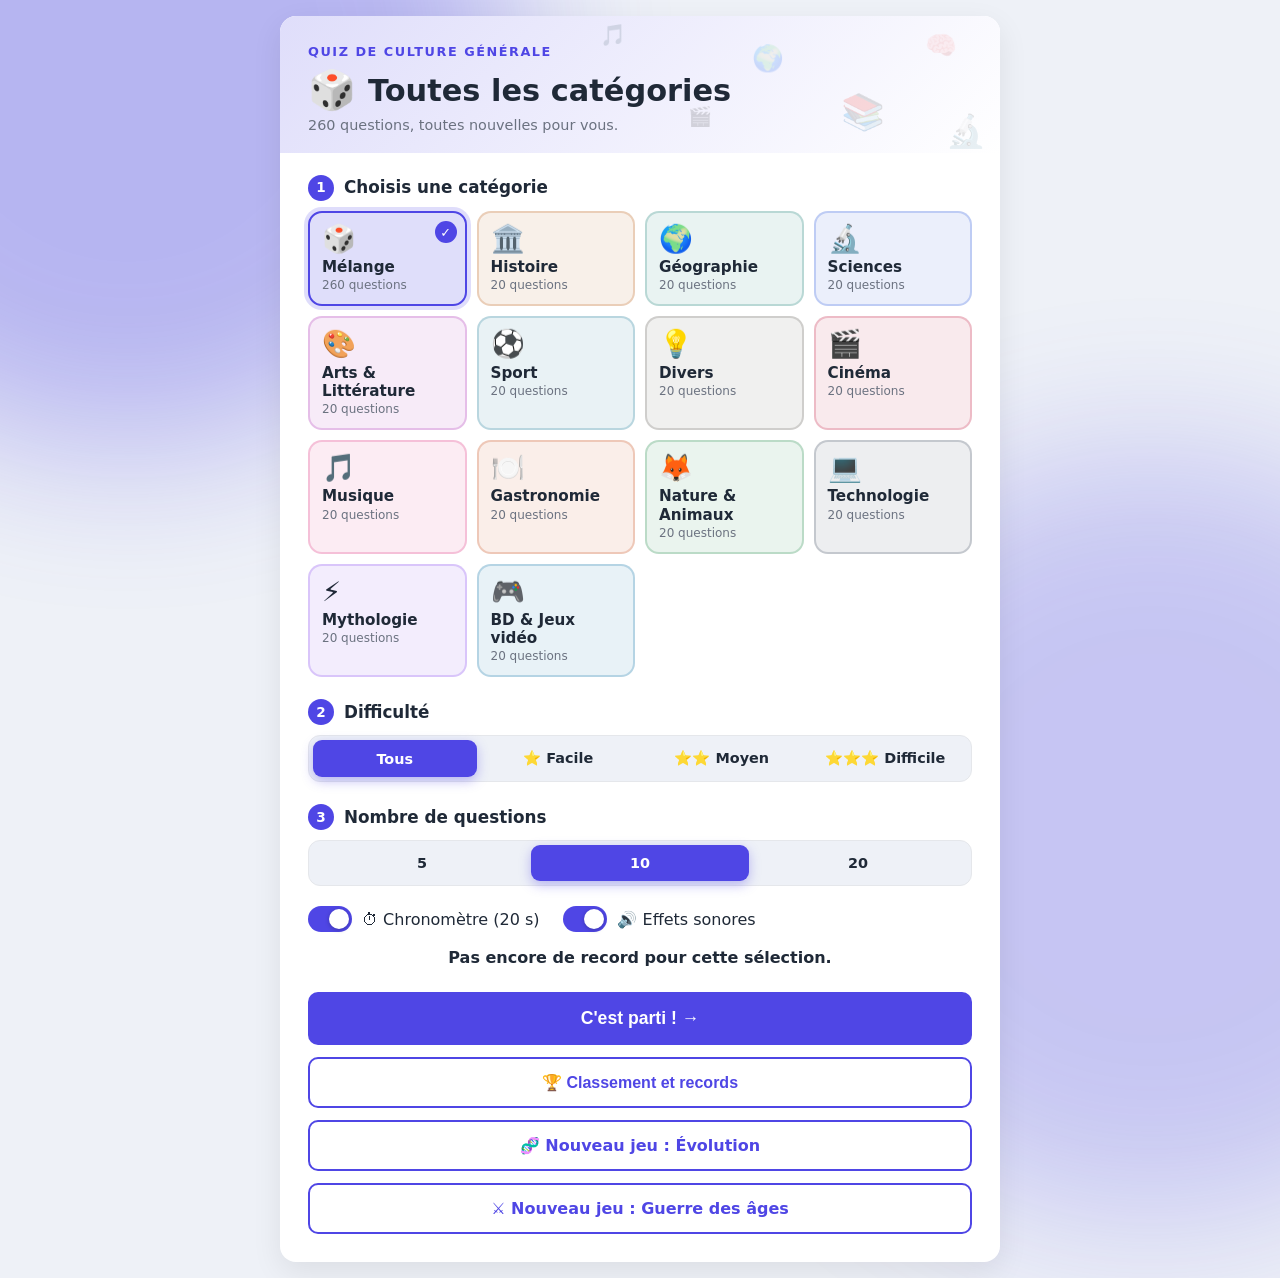
<file: index.html>
<!doctype html>
<html lang="fr">
<head>
  <meta charset="utf-8">
  <meta name="viewport" content="width=device-width, initial-scale=1">
  <title>Quiz de culture générale</title>
  <link rel="stylesheet" href="style.css">
</head>
<body>
  <main class="carte">
    <!-- Écran d'accueil -->
    <section id="ecran-accueil" class="ecran actif">
      <header class="hero">
        <div class="hero-emojis" aria-hidden="true">
          <span>🧠</span><span>📚</span><span>🌍</span><span>🎬</span><span>🎵</span><span>🔬</span>
        </div>
        <p class="surtitre">Quiz de culture générale</p>
        <h1 class="hero-titre">
          <span id="hero-icone" class="hero-icone">🎲</span>
          <span id="hero-texte">Toutes les catégories</span>
        </h1>
        <p id="info-disponibles" class="info"></p>
      </header>

      <h2 class="etape"><span class="pastille">1</span> Choisis une catégorie</h2>
      <div id="tuiles-categories" class="tuiles" role="group" aria-label="Catégorie"></div>

      <h2 class="etape"><span class="pastille">2</span> Difficulté</h2>
      <div class="segments" data-cible="choix-niveau" role="group" aria-label="Difficulté"></div>

      <h2 class="etape"><span class="pastille">3</span> Nombre de questions</h2>
      <div class="segments" data-cible="choix-nombre" role="group" aria-label="Nombre de questions"></div>

      <div class="options">
        <label class="interrupteur">
          <input type="checkbox" id="choix-chrono" checked>
          <span class="piste" aria-hidden="true"></span>
          ⏱ Chronomètre (20 s)
        </label>
        <label class="interrupteur">
          <input type="checkbox" id="choix-son" checked>
          <span class="piste" aria-hidden="true"></span>
          🔊 Effets sonores
        </label>
      </div>

      <!-- Menus d'origine : gardés cachés, ils portent l'état lu par quiz.js -->
      <div hidden>
        <select id="choix-categorie" aria-label="Catégorie"></select>
        <select id="choix-niveau" aria-label="Difficulté">
          <option value="">Tous</option>
          <option value="1">⭐ Facile</option>
          <option value="2">⭐⭐ Moyen</option>
          <option value="3">⭐⭐⭐ Difficile</option>
        </select>
        <select id="choix-nombre" aria-label="Nombre de questions">
          <option value="5">5</option>
          <option value="10" selected>10</option>
          <option value="20">20</option>
        </select>
      </div>

      <p id="record-accueil" class="record-accueil"></p>

      <button id="btn-commencer" class="btn principal brillant">C'est parti ! <span aria-hidden="true">→</span></button>
      <button id="btn-classement" class="btn secondaire">🏆 Classement et records</button>
      <a href="evolution/index.html" class="btn secondaire lien-jeu">🧬 Nouveau jeu : Évolution</a>
      <a href="guerre/index.html" class="btn secondaire lien-jeu">⚔️ Nouveau jeu : Guerre des âges</a>
    </section>

    <!-- Écran de question -->
    <section id="ecran-question" class="ecran">
      <div class="entete">
        <span id="progression"></span>
        <span id="score-courant"></span>
      </div>
      <div class="barre"><div id="barre-progression"></div></div>
      <div id="chrono" class="chrono"></div>
      <div class="badges">
        <span id="categorie-question" class="badge"></span>
        <span id="niveau-question" class="badge niveau"></span>
      </div>
      <h2 id="intitule"></h2>
      <div id="reponses" class="reponses"></div>
      <p id="explication" class="explication"></p>
      <button id="btn-suivant" class="btn principal cache">Question suivante</button>
    </section>

    <!-- Écran de résultats -->
    <section id="ecran-resultat" class="ecran">
      <h1>Résultats</h1>
      <p id="score-final" class="score-final"></p>
      <p id="message-final"></p>
      <p id="message-record" class="message-record"></p>
      <ul id="recapitulatif" class="recap"></ul>
      <button id="btn-rejouer" class="btn principal">Rejouer</button>
      <button id="btn-voir-classement" class="btn secondaire">🏆 Voir le classement</button>
    </section>

    <!-- Écran du classement -->
    <section id="ecran-classement" class="ecran">
      <h1>Classement</h1>
      <div class="filtres">
        <select id="cl-categorie" aria-label="Catégorie du classement"></select>
        <select id="cl-niveau" aria-label="Niveau du classement">
          <option value="">Tous niveaux</option>
          <option value="1">⭐ Facile</option>
          <option value="2">⭐⭐ Moyen</option>
          <option value="3">⭐⭐⭐ Difficile</option>
        </select>
      </div>
      <p id="cl-etat" class="info"></p>
      <ol id="cl-liste" class="classement"></ol>
      <p class="info">Classement au pourcentage de bonnes réponses, puis au nombre de questions.</p>

      <h2>Mes records</h2>
      <div class="tableau-records">
        <table id="mes-records">
          <thead>
            <tr><th>Catégorie</th><th>Tous</th><th>⭐</th><th>⭐⭐</th><th>⭐⭐⭐</th></tr>
          </thead>
          <tbody></tbody>
        </table>
      </div>

      <button id="btn-retour" class="btn principal">Retour à l'accueil</button>
    </section>
  </main>

  <script src="questions.js"></script>
  <script src="effets.js"></script>
  <script src="classement.js"></script>
  <script src="quiz.js"></script>
  <script src="interface.js"></script>
</body>
</html>
</file>
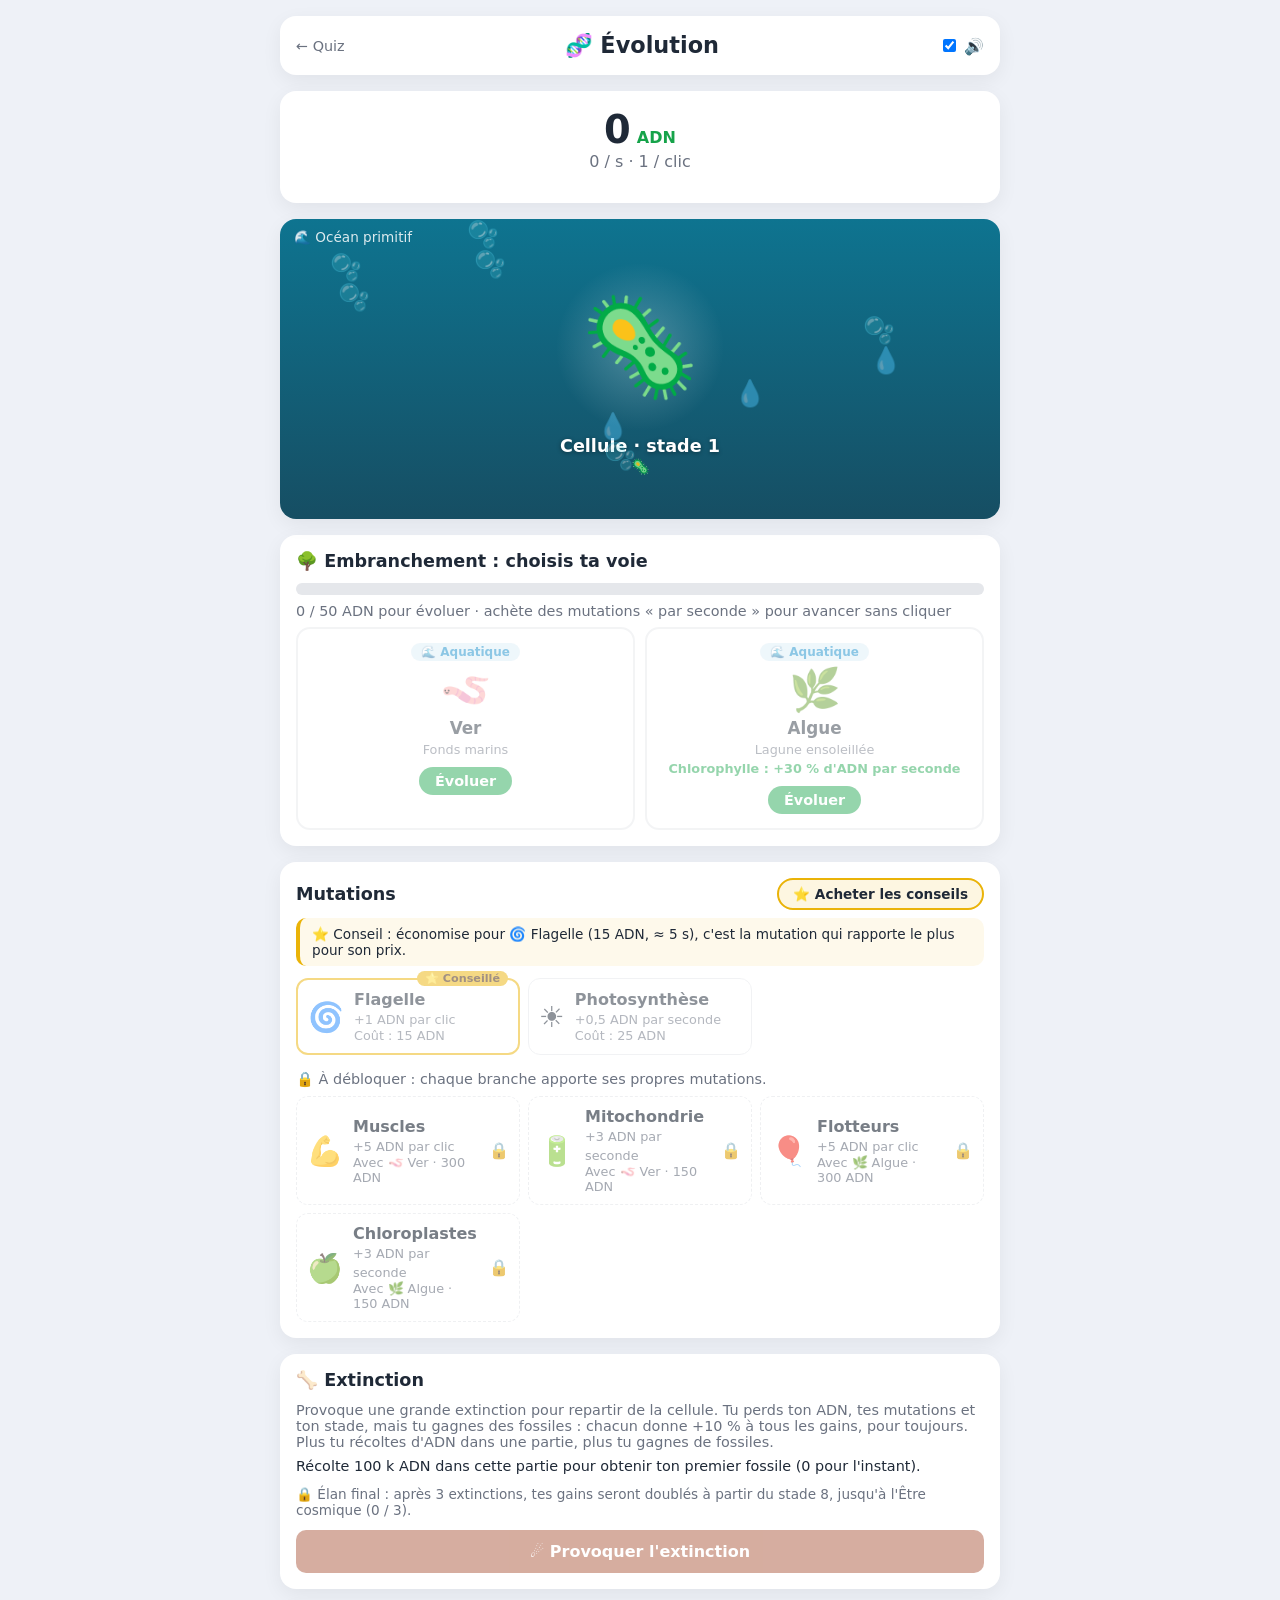
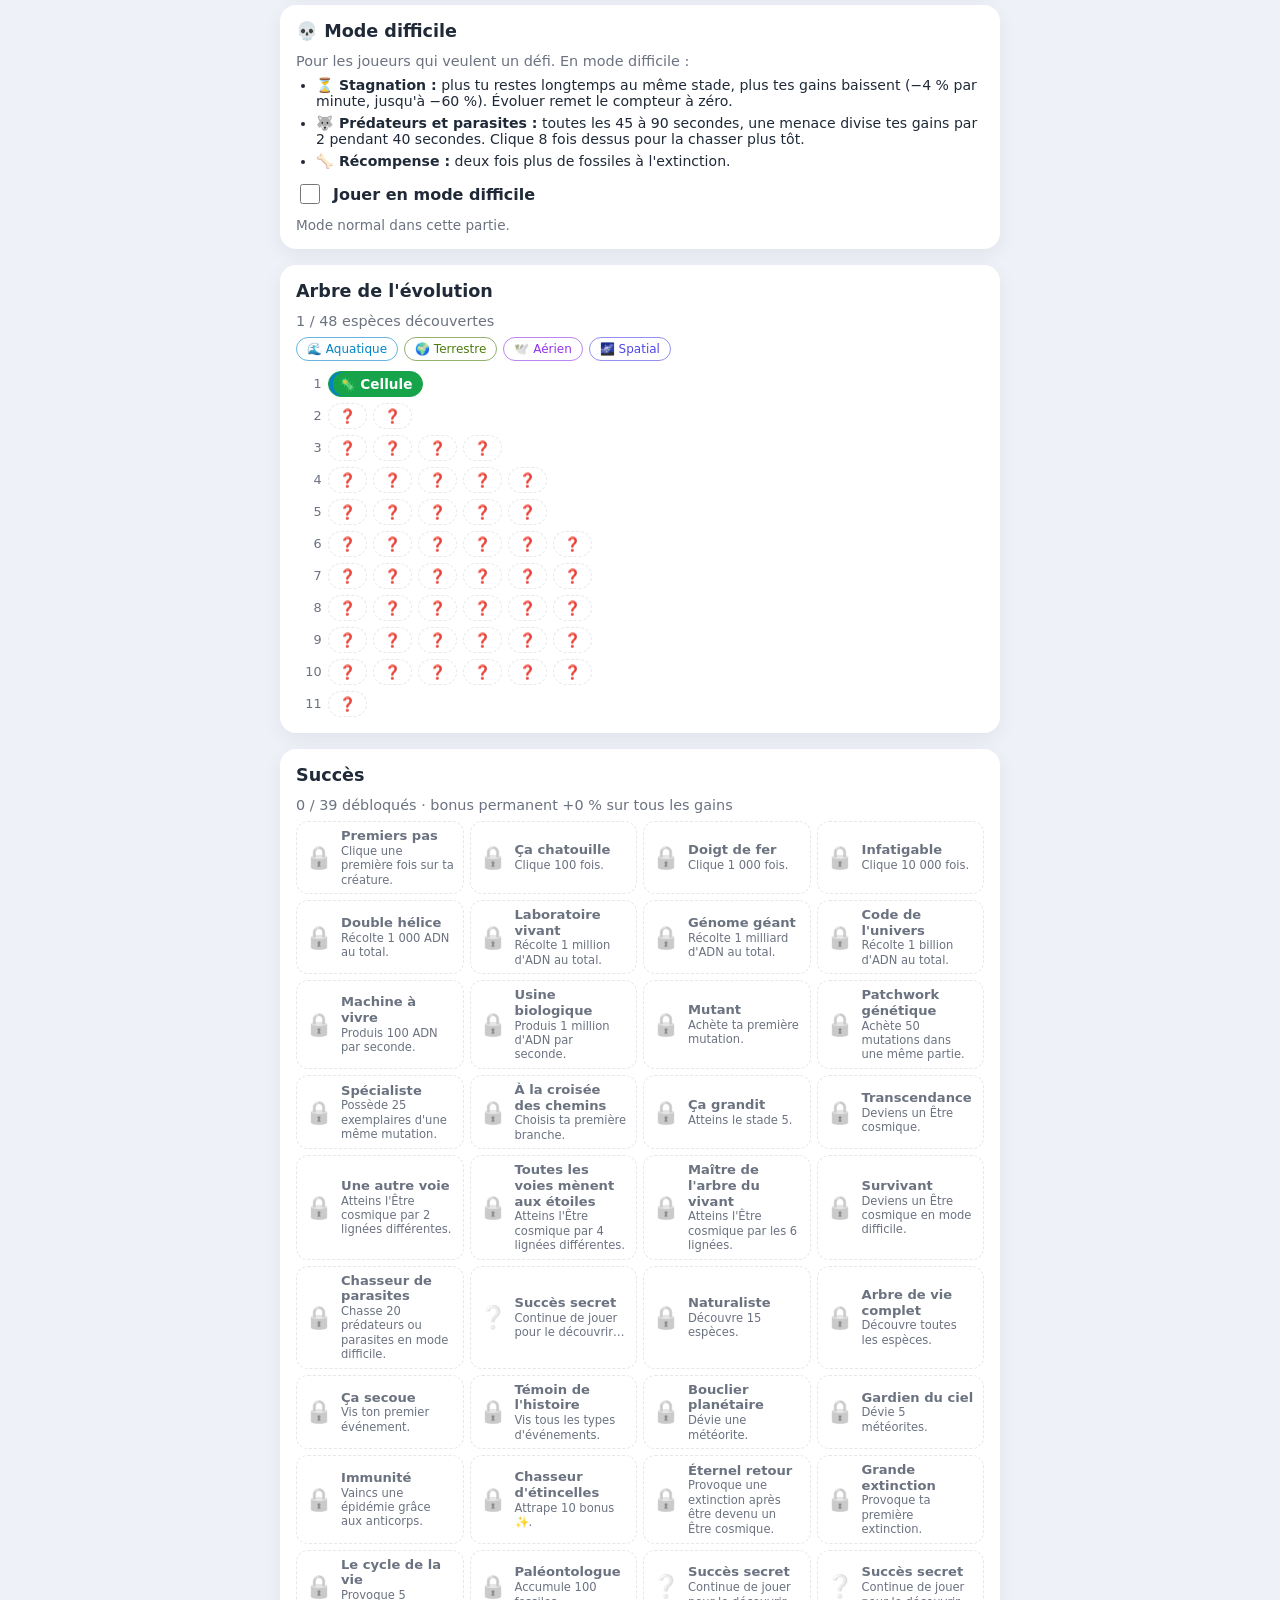
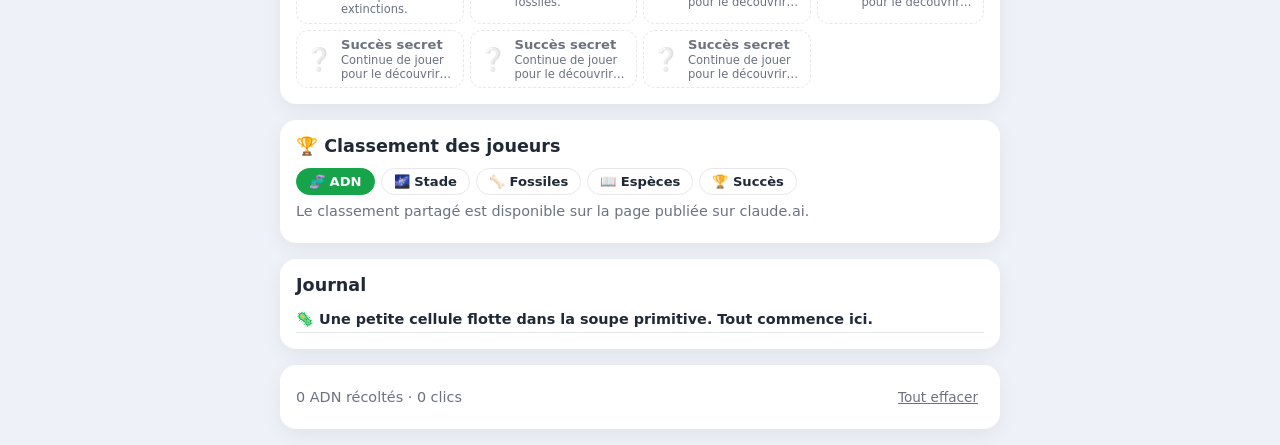
<file: evolution/index.html>
<!doctype html>
<html lang="fr">
<head>
  <meta charset="utf-8">
  <meta name="viewport" content="width=device-width, initial-scale=1">
  <title>Évolution</title>
  <link rel="stylesheet" href="style.css">
</head>
<body>
  <main class="jeu">
    <header class="entete">
      <a class="retour" href="../index.html">← Quiz</a>
      <h1>🧬 Évolution</h1>
      <label class="son"><input type="checkbox" id="choix-son" checked> 🔊</label>
    </header>

    <section class="compteurs">
      <div><span class="valeur" id="adn">0</span><span class="unite">ADN</span></div>
      <div class="petit"><span id="par-seconde">0</span> / s · <span id="par-clic">1</span> / clic</div>
      <p id="fossiles" class="fossiles" hidden></p>
      <ul id="atouts" class="atouts" hidden></ul>
      <ul id="effets" class="effets" hidden></ul>
    </section>

    <section id="habitat" class="habitat">
      <div id="decor" class="decor" aria-hidden="true"></div>
      <div id="meteo" class="meteo" aria-hidden="true"></div>
      <div id="voile" class="voile" aria-hidden="true"></div>
      <p id="annonce" class="annonce" role="status" hidden></p>
      <p id="milieu" class="milieu"></p>
      <button id="creature" class="creature" type="button" aria-label="Faire grandir la créature">🦠</button>
      <p id="nom-etape" class="nom-etape"></p>
      <p id="lignee" class="lignee" aria-label="Ta lignée"></p>
      <div id="bonus-zone" class="bonus-zone"></div>
    </section>

    <section class="evolution">
      <h2 id="titre-evolution">Prochaine évolution</h2>
      <div class="barre"><div id="barre-evolution"></div></div>
      <p id="texte-evolution" class="info"></p>
      <p id="aide-elan" class="aide-elan" hidden></p>
      <div id="choix-evolution" class="choix-evolution"></div>
    </section>

    <section>
      <div class="titre-mutations">
        <h2>Mutations</h2>
        <button id="btn-conseils" class="btn-conseils" type="button">⭐ Acheter les conseils</button>
      </div>
      <p id="texte-conseil" class="texte-conseil" aria-live="off"></p>
      <div id="mutations" class="mutations"></div>
    </section>

    <section class="extinction">
      <h2>🦴 Extinction</h2>
      <p class="info">Provoque une grande extinction pour repartir de la cellule. Tu perds ton ADN, tes mutations et ton stade, mais tu gagnes des fossiles : chacun donne +10 % à tous les gains, pour toujours. Plus tu récoltes d'ADN dans une partie, plus tu gagnes de fossiles.</p>
      <p id="texte-extinction" class="texte-extinction"></p>
      <p id="texte-elan" class="texte-elan"></p>
      <button id="btn-extinction" class="btn-extinction" type="button" disabled>☄️ Provoquer l'extinction</button>
    </section>

    <section id="section-difficile" class="section-difficile">
      <h2>💀 Mode difficile</h2>
      <p class="info">Pour les joueurs qui veulent un défi. En mode difficile :</p>
      <ul class="regles-difficile">
        <li><strong>⏳ Stagnation :</strong> plus tu restes longtemps au même stade, plus tes gains baissent (−4 % par minute, jusqu'à −60 %). Évoluer remet le compteur à zéro.</li>
        <li><strong>🐺 Prédateurs et parasites :</strong> toutes les 45 à 90 secondes, une menace divise tes gains par 2 pendant 40 secondes. Clique 8 fois dessus pour la chasser plus tôt.</li>
        <li><strong>🦴 Récompense :</strong> deux fois plus de fossiles à l'extinction.</li>
      </ul>
      <label class="interrupteur-difficile">
        <input type="checkbox" id="choix-difficile">
        <span>Jouer en mode difficile</span>
      </label>
      <p id="texte-difficile" class="texte-difficile"></p>
    </section>

    <section>
      <h2>Arbre de l'évolution</h2>
      <p id="decouvertes" class="info"></p>
      <div id="legende-milieux" class="legende-milieux" aria-label="Types de milieu"></div>
      <div id="arbre" class="arbre"></div>
    </section>

    <section>
      <h2>Succès</h2>
      <p id="bilan-succes" class="info"></p>
      <div id="succes" class="succes"></div>
    </section>

    <section>
      <h2>🏆 Classement des joueurs</h2>
      <div id="cl-onglets" class="onglets" role="group" aria-label="Trier le classement"></div>
      <p id="cl-etat" class="info"></p>
      <ol id="cl-liste" class="classement"></ol>
    </section>

    <section>
      <h2>Journal</h2>
      <ul id="journal" class="journal"></ul>
    </section>

    <footer class="pied">
      <span id="stats" class="info"></span>
      <button id="btn-reset" class="lien" type="button">Tout effacer</button>
    </footer>
  </main>

  <div id="toasts" class="toasts" aria-live="polite"></div>

  <script src="donnees.js"></script>
  <script src="jeu.js"></script>
  <script src="classement.js"></script>
</body>
</html>
</file>
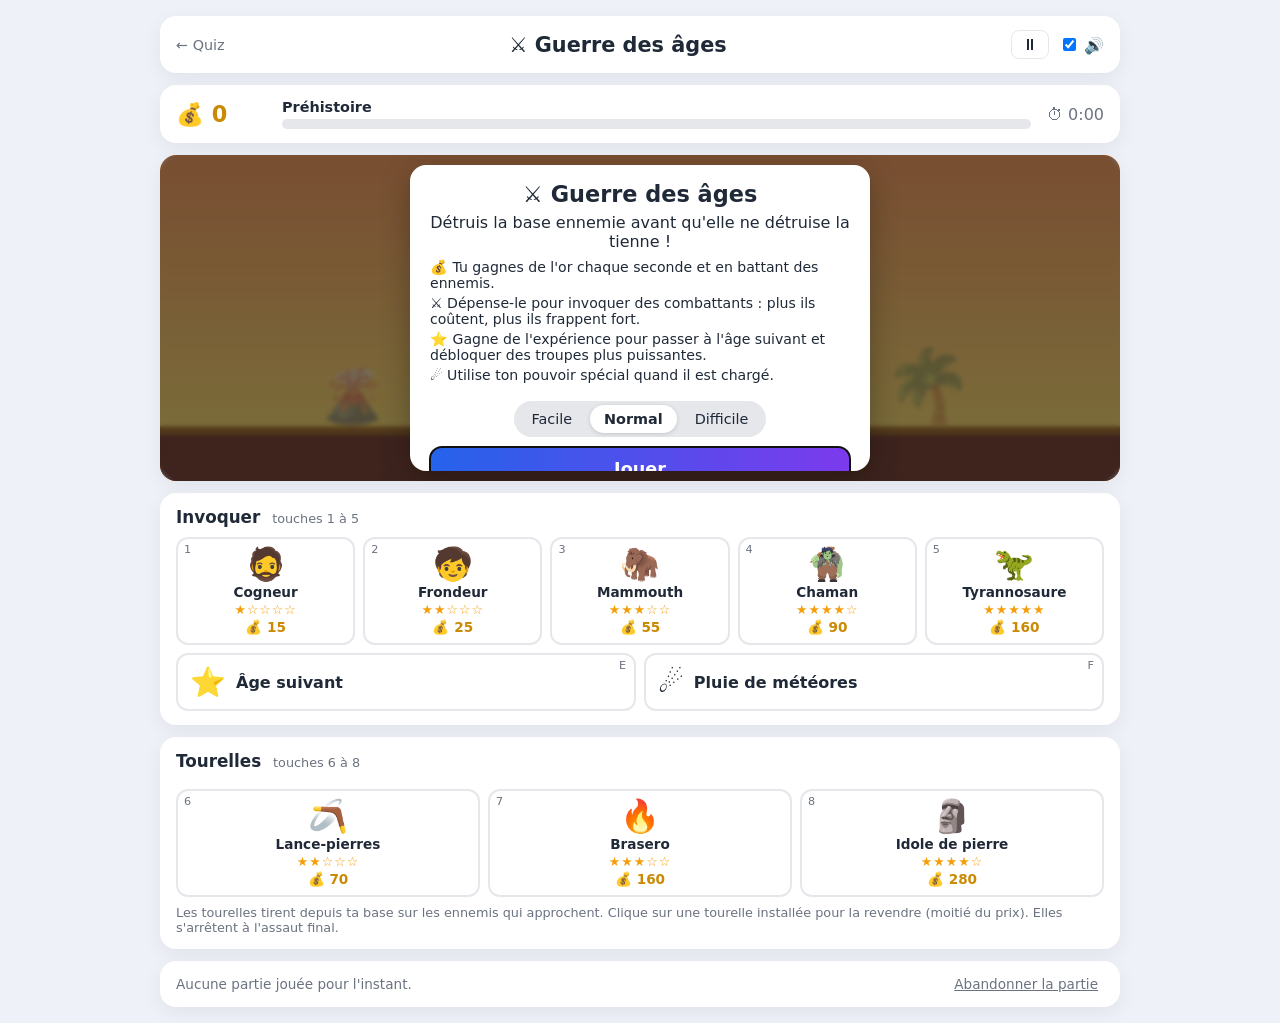
<file: guerre/index.html>
<!doctype html>
<html lang="fr">
<head>
  <meta charset="utf-8">
  <meta name="viewport" content="width=device-width, initial-scale=1">
  <title>Guerre des âges</title>
  <link rel="stylesheet" href="style.css">
</head>
<body>
  <main class="jeu">
    <header class="entete">
      <a class="retour" href="../index.html">← Quiz</a>
      <h1>⚔️ Guerre des âges</h1>
      <div class="entete-actions">
        <button id="btn-pause" class="petit-btn" type="button" title="Pause (P)">⏸</button>
        <label class="son"><input type="checkbox" id="choix-son" checked> 🔊</label>
      </div>
    </header>

    <section class="hud" aria-live="polite">
      <div class="hud-or"><span aria-hidden="true">💰</span> <span id="or" class="valeur">0</span></div>
      <div class="hud-xp">
        <div class="hud-ere"><span id="ere-nom">Préhistoire</span> <span id="xp-texte" class="doux"></span></div>
        <div class="barre"><div id="barre-xp"></div></div>
      </div>
      <div class="hud-temps doux">⏱ <span id="temps">0:00</span></div>
    </section>

    <section class="champ">
      <div class="cadre">
        <canvas id="terrain" aria-label="Champ de bataille : ta base à gauche, la base ennemie à droite"></canvas>
        <div id="ecran" class="ecran">
          <div class="ecran-boite">
            <h2 id="ecran-titre">⚔️ Guerre des âges</h2>
            <p id="ecran-texte">Détruis la base ennemie avant qu'elle ne détruise la tienne !</p>
            <ul id="ecran-regles" class="regles">
              <li>💰 Tu gagnes de l'or chaque seconde et en battant des ennemis.</li>
              <li>⚔️ Dépense-le pour invoquer des combattants : plus ils coûtent, plus ils frappent fort.</li>
              <li>⭐ Gagne de l'expérience pour passer à l'âge suivant et débloquer des troupes plus puissantes.</li>
              <li>☄️ Utilise ton pouvoir spécial quand il est chargé.</li>
            </ul>
            <div id="choix-difficulte" class="segments" role="group" aria-label="Difficulté"></div>
            <button id="btn-jouer" class="btn-jouer" type="button">Jouer</button>
            <p id="ecran-record" class="doux"></p>
          </div>
        </div>
      </div>
    </section>

    <section>
      <h2>Invoquer <span class="doux raccourci">touches 1 à 5</span></h2>
      <div id="unites" class="unites"></div>
      <div class="actions">
        <button id="btn-evoluer" class="action evoluer" type="button">
          <span class="a-emoji">⭐</span>
          <span><strong>Âge suivant</strong><span id="evoluer-texte" class="a-detail"></span></span>
          <span class="a-touche">E</span>
        </button>
        <button id="btn-pouvoir" class="action pouvoir" type="button">
          <span id="pouvoir-emoji" class="a-emoji">☄️</span>
          <span><strong id="pouvoir-nom">Pouvoir</strong><span id="pouvoir-texte" class="a-detail"></span></span>
          <span class="a-touche">F</span>
          <span id="pouvoir-recharge" class="recharge"></span>
        </button>
      </div>
    </section>

    <section>
      <h2>Tourelles <span class="doux raccourci">touches 6 à 8</span></h2>
      <div id="emplacements" class="emplacements"></div>
      <div id="tourelles" class="unites tourelles"></div>
      <p class="doux note">Les tourelles tirent depuis ta base sur les ennemis qui approchent. Clique sur une tourelle installée pour la revendre (moitié du prix). Elles s'arrêtent à l'assaut final.</p>
    </section>

    <footer class="pied">
      <span id="records" class="doux"></span>
      <button id="btn-abandon" class="lien" type="button">Abandonner la partie</button>
    </footer>
  </main>

  <script src="donnees.js"></script>
  <script src="jeu.js"></script>
</body>
</html>
</file>
<file: style.css>
:root {
  --fond: #eef1f7;
  --carte: #ffffff;
  --texte: #1f2937;
  --doux: #6b7280;
  --accent: #4f46e5;
  --bon: #16a34a;
  --bon-fond: #dcfce7;
  --faux: #dc2626;
  --faux-fond: #fee2e2;
  --bord: #e5e7eb;
  --accent-texte: var(--accent);
}

@media (prefers-color-scheme: dark) {
  :root:not([data-theme="light"]) {
    --fond: #0f172a;
    --accent-texte: color-mix(in srgb, var(--accent) 50%, white);
    --carte: #1e293b;
    --texte: #f1f5f9;
    --doux: #94a3b8;
    --bord: #334155;
    --bon-fond: #14532d;
    --faux-fond: #7f1d1d;
  }
}
:root[data-theme="dark"] {
  --fond: #0f172a;
    --accent-texte: color-mix(in srgb, var(--accent) 50%, white);
  --carte: #1e293b;
  --texte: #f1f5f9;
  --doux: #94a3b8;
  --bord: #334155;
  --bon-fond: #14532d;
  --faux-fond: #7f1d1d;
}

* { box-sizing: border-box; }

body {
  margin: 0;
  min-height: 100vh;
  display: flex;
  align-items: center;
  justify-content: center;
  padding: 16px;
  background: var(--fond);
  color: var(--texte);
  overflow-x: hidden;
  font-family: system-ui, -apple-system, "Segoe UI", Roboto, sans-serif;
}

.carte {
  width: 100%;
  max-width: 720px;
  position: relative;
  background: var(--carte);
  border-radius: 16px;
  padding: 28px;
  box-shadow: 0 10px 30px rgba(0, 0, 0, 0.08);
}

.ecran { display: none; }
.ecran.actif { display: block; }

h1 { margin: 0 0 8px; font-size: 1.8rem; }
h2 { font-size: 1.3rem; line-height: 1.4; margin: 12px 0 20px; }
.sous-titre { color: var(--doux); margin-top: 0; }

label { display: block; margin: 16px 0 6px; font-weight: 600; }
label.case { display: flex; align-items: center; gap: 8px; font-weight: 400; }

select {
  width: 100%;
  padding: 10px;
  font-size: 1rem;
  border: 1px solid var(--bord);
  border-radius: 8px;
  background: var(--carte);
  color: var(--texte);
}

.btn {
  display: block;
  width: 100%;
  margin-top: 24px;
  padding: 14px;
  font-size: 1rem;
  font-weight: 600;
  border: none;
  border-radius: 10px;
  cursor: pointer;
}
.btn.principal { background: var(--accent); color: #fff; }
.btn.principal:hover { filter: brightness(1.1); transform: translateY(-2px); box-shadow: 0 8px 20px color-mix(in srgb, var(--accent) 40%, transparent); }
.btn { transition: background-color 0.4s, color 0.4s, border-color 0.4s, transform 0.15s, box-shadow 0.2s, filter 0.2s; }
.btn:active { transform: scale(0.97); }
.cache { display: none; }

.btn.secondaire { background: transparent; color: var(--accent-texte); border: 2px solid var(--accent-texte); margin-top: 12px; }
.btn.secondaire:hover { background: var(--fond); }

.record-accueil { text-align: center; font-weight: 600; margin: 16px 0 0; min-height: 1.2em; }
.message-record { font-weight: 700; color: var(--accent-texte); min-height: 1.2em; }

/* Classement */
.filtres { display: grid; grid-template-columns: 1fr 1fr; gap: 8px; margin-top: 12px; }
.classement { list-style: none; padding: 0; margin: 12px 0 0; }
.classement li {
  display: grid;
  grid-template-columns: 2.2rem 32px 1fr auto;
  align-items: center;
  gap: 10px;
  padding: 10px 8px;
  border-bottom: 1px solid var(--bord);
  animation: glisser 0.3s ease-out backwards;
  animation-delay: calc(var(--i, 0) * 40ms);
}
.classement li.moi { background: var(--fond); border-radius: 8px; font-weight: 700; }
.classement li.vide { display: block; text-align: center; color: var(--doux); }
.classement .rang { text-align: center; font-weight: 700; font-variant-numeric: tabular-nums; }
.classement img { width: 32px; height: 32px; border-radius: 50%; object-fit: cover; }
.classement .nom { overflow: hidden; text-overflow: ellipsis; white-space: nowrap; }
.classement .points { text-align: right; font-variant-numeric: tabular-nums; }
.classement .points small { display: block; color: var(--doux); font-weight: 400; }

#ecran-classement h2 { margin-top: 28px; }
.tableau-records { overflow-x: auto; }
#mes-records { width: 100%; border-collapse: collapse; font-size: 0.9rem; }
#mes-records th, #mes-records td { padding: 8px 6px; border-bottom: 1px solid var(--bord); text-align: center; white-space: nowrap; }
#mes-records th:first-child, #mes-records td:first-child { text-align: left; white-space: normal; }
#mes-records td.vide { color: var(--doux); }
#mes-records td.parfait { color: var(--bon); font-weight: 700; }

.entete { display: flex; justify-content: space-between; color: var(--doux); font-size: 0.95rem; }

.barre { height: 6px; background: var(--bord); border-radius: 3px; margin: 10px 0; overflow: hidden; }
#barre-progression { height: 100%; width: 0; background: var(--accent); transition: width 0.3s; }

.chrono { text-align: right; font-weight: 700; font-variant-numeric: tabular-nums; min-height: 1.2em; }
.chrono.urgent { color: var(--faux); }

.badge {
  display: inline-block;
  padding: 4px 10px;
  border-radius: 999px;
  background: var(--fond);
  color: var(--accent-texte);
  font-size: 0.85rem;
  font-weight: 600;
}

.badges { display: flex; flex-wrap: wrap; gap: 6px; }
.badge.niveau { color: var(--doux); }

.info { color: var(--doux); font-size: 0.9rem; margin: 16px 0 0; }
.lien {
  padding: 0;
  font: inherit;
  font-weight: 600;
  color: var(--accent-texte);
  background: none;
  border: none;
  text-decoration: underline;
  text-underline-offset: 2px;
  cursor: pointer;
}

.reponses { display: grid; gap: 10px; }
.reponse {
  text-align: left;
  padding: 14px 16px;
  font-size: 1rem;
  border: 2px solid var(--bord);
  border-radius: 10px;
  background: var(--carte);
  color: var(--texte);
  cursor: pointer;
  transition: border-color 0.15s, background 0.15s;
}
.reponse:hover:not(:disabled) { border-color: var(--accent); }
.reponse:disabled { cursor: default; }
.reponse.bonne { border-color: var(--bon); background: var(--bon-fond); }
.reponse.mauvaise { border-color: var(--faux); background: var(--faux-fond); }

.explication { color: var(--doux); min-height: 1.2em; margin: 16px 0 0; }

.score-final { font-size: 2.4rem; font-weight: 800; color: var(--accent-texte); margin: 8px 0; }

.recap { list-style: none; padding: 0; margin: 20px 0 0; max-height: 320px; overflow-y: auto; }
.recap li { padding: 10px 0; border-bottom: 1px solid var(--bord); font-size: 0.95rem; }
.recap .ok { color: var(--bon); font-weight: 700; }
.recap .ko { color: var(--faux); font-weight: 700; }
.recap small { display: block; color: var(--doux); margin-top: 2px; }

/* ---------- Effets ---------- */

/* Apparition des écrans */
.ecran.actif { animation: apparition 0.35s ease-out; }

/* Entrée de chaque nouvelle question */
.entree-question { animation: glisser 0.4s ease-out both; }

/* Réponses qui arrivent l'une après l'autre */
.reponse { animation: glisser 0.35s ease-out backwards; animation-delay: calc(var(--i, 0) * 70ms + 120ms); }
.reponse:hover:not(:disabled) { transform: translateX(4px); }
.reponse:active:not(:disabled) { transform: scale(0.98); }
.reponse { transition: border-color 0.15s, background 0.15s, transform 0.15s, opacity 0.3s; }

/* Résultat d'une réponse */
.reponse.bonne { animation: rebond 0.5s ease-out; }
.reponse.mauvaise { animation: secousse 0.45s ease-in-out; }
.reponse:disabled:not(.bonne):not(.mauvaise) { opacity: 0.55; }

/* Score qui « saute » quand on marque un point */
.saut { display: inline-block; animation: saut 0.45s ease-out; color: var(--bon); font-weight: 700; }

/* Chronomètre qui palpite dans les 5 dernières secondes */
.chrono.urgent { animation: palpite 1s ease-in-out infinite; }

/* Explication qui se déploie */
.explication.visible { animation: glisser 0.35s ease-out; }

/* Score final */
.score-final { animation: zoom 0.6s cubic-bezier(0.34, 1.56, 0.64, 1); }
.recap li { animation: glisser 0.3s ease-out both; animation-delay: calc(var(--i, 0) * 50ms + 300ms); }

/* « +1 » qui s'envole */
.flottant {
  position: fixed;
  transform: translate(-50%, 0);
  pointer-events: none;
  color: var(--bon);
  font-weight: 800;
  font-size: 1.3rem;
  z-index: 10;
  animation: envol 0.9s ease-out forwards;
}

/* Confettis */
.confettis { position: fixed; inset: 0; pointer-events: none; overflow: hidden; z-index: 20; }
.confettis i {
  position: absolute;
  top: -12px;
  width: 9px;
  height: 14px;
  animation-name: chute;
  animation-timing-function: cubic-bezier(0.25, 0.5, 0.5, 1);
  animation-fill-mode: forwards;
}

@keyframes apparition { from { opacity: 0; transform: translateY(8px); } to { opacity: 1; transform: none; } }
@keyframes glisser { from { opacity: 0; transform: translateY(12px); } to { opacity: 1; transform: none; } }
@keyframes rebond { 0% { transform: scale(1); } 40% { transform: scale(1.05); } 70% { transform: scale(0.98); } 100% { transform: scale(1); } }
@keyframes secousse {
  0%, 100% { transform: translateX(0); }
  20% { transform: translateX(-8px); }
  40% { transform: translateX(8px); }
  60% { transform: translateX(-5px); }
  80% { transform: translateX(5px); }
}
@keyframes saut { 0% { transform: scale(1); } 40% { transform: scale(1.35); } 100% { transform: scale(1); } }
@keyframes palpite { 0%, 100% { transform: scale(1); } 50% { transform: scale(1.15); } }
@keyframes zoom { from { opacity: 0; transform: scale(0.4); } to { opacity: 1; transform: scale(1); } }
@keyframes envol { from { opacity: 1; transform: translate(-50%, 0); } to { opacity: 0; transform: translate(-50%, -50px); } }
@keyframes chute {
  to { transform: translate(var(--derive), 105vh) rotate(var(--rotation)); opacity: 0.9; }
}


/* =========================================================
   Interface dynamique de l'accueil
   ========================================================= */

/* Fond animé : deux halos de la couleur de la catégorie */
body::before, body::after {
  content: "";
  position: fixed;
  z-index: -1;
  width: 60vmax;
  height: 60vmax;
  border-radius: 50%;
  filter: blur(80px);
  opacity: 0.35;
  background: var(--accent);
  transition: background-color 0.6s;
  animation: derive 18s ease-in-out infinite alternate;
}
body::before { top: -25vmax; left: -20vmax; }
body::after { bottom: -25vmax; right: -20vmax; animation-duration: 24s; animation-direction: alternate-reverse; opacity: 0.25; }
@keyframes derive {
  0% { transform: translate(0, 0) scale(1); }
  50% { transform: translate(8vmax, 6vmax) scale(1.15); }
  100% { transform: translate(-4vmax, 10vmax) scale(0.95); }
}

/* En-tête */
.hero {
  position: relative;
  overflow: hidden;
  margin: -28px -28px 8px;
  padding: 28px 28px 20px;
  border-radius: 16px 16px 0 0;
  background: linear-gradient(135deg, color-mix(in srgb, var(--accent) 18%, var(--carte)), var(--carte));
  transition: background 0.6s;
}
.surtitre {
  margin: 0;
  font-size: 0.8rem;
  font-weight: 700;
  letter-spacing: 0.12em;
  text-transform: uppercase;
  color: var(--accent-texte);
  transition: color 0.4s;
}
.hero-titre { display: flex; align-items: center; gap: 12px; margin: 8px 0 4px; font-size: 1.9rem; position: relative; }
.hero-icone { display: inline-block; font-size: 2.4rem; }
#hero-texte { display: inline-block; }
.hero .info { position: relative; margin-top: 4px; }
.hero-emojis span {
  position: absolute;
  font-size: 1.6rem;
  opacity: 0.18;
  animation: flotter 7s ease-in-out infinite;
  pointer-events: none;
}
.hero-emojis span:nth-child(1) { top: 10%; right: 6%; animation-delay: 0s; }
.hero-emojis span:nth-child(2) { top: 55%; right: 16%; animation-delay: -1.2s; font-size: 2.2rem; }
.hero-emojis span:nth-child(3) { top: 20%; right: 30%; animation-delay: -2.4s; }
.hero-emojis span:nth-child(4) { top: 65%; right: 40%; animation-delay: -3.6s; font-size: 1.2rem; }
.hero-emojis span:nth-child(5) { top: 5%; right: 52%; animation-delay: -4.8s; font-size: 1.3rem; }
.hero-emojis span:nth-child(6) { top: 70%; right: 2%; animation-delay: -6s; font-size: 2rem; }
@keyframes flotter {
  0%, 100% { transform: translateY(0) rotate(0deg); }
  50% { transform: translateY(-12px) rotate(10deg); }
}
.rebondir { animation: rebondir 0.6s cubic-bezier(0.34, 1.56, 0.64, 1) !important; }
.changer { animation: changer 0.4s ease-out; }
@keyframes rebondir { 0% { transform: scale(0.3) rotate(-30deg); } 60% { transform: scale(1.25) rotate(8deg); } 100% { transform: scale(1) rotate(0); } }
@keyframes changer { from { opacity: 0; transform: translateY(14px); filter: blur(4px); } to { opacity: 1; transform: none; filter: none; } }

/* Titres d'étapes */
.etape { display: flex; align-items: center; gap: 10px; font-size: 1.05rem; margin: 22px 0 10px; }
.pastille {
  display: inline-grid;
  place-items: center;
  width: 26px;
  height: 26px;
  border-radius: 50%;
  background: var(--accent);
  color: #fff;
  font-size: 0.85rem;
  transition: background-color 0.4s;
}

/* Tuiles de catégories */
.tuiles { display: grid; grid-template-columns: repeat(auto-fill, minmax(140px, 1fr)); gap: 10px; }
.tuile {
  --c: var(--accent);
  position: relative;
  overflow: hidden;
  display: flex;
  flex-direction: column;
  align-items: flex-start;
  gap: 2px;
  padding: 12px;
  text-align: left;
  font: inherit;
  color: var(--texte);
  background: color-mix(in srgb, var(--c) 9%, var(--carte));
  border: 2px solid color-mix(in srgb, var(--c) 22%, transparent);
  border-radius: 14px;
  cursor: pointer;
  transition: transform 0.2s, box-shadow 0.25s, border-color 0.25s, background-color 0.25s;
  animation: tuile-entree 0.45s cubic-bezier(0.34, 1.56, 0.64, 1) backwards;
  animation-delay: calc(var(--i, 0) * 35ms);
}
.tuile:hover { transform: translateY(-3px); box-shadow: 0 8px 18px color-mix(in srgb, var(--c) 25%, transparent); }
.tuile:hover .tuile-icone { transform: scale(1.15) rotate(-8deg); }
.tuile:focus-visible { outline: 3px solid var(--c); outline-offset: 2px; }
.tuile-icone { font-size: 1.7rem; line-height: 1; transition: transform 0.25s; }
.tuile-nom { font-weight: 700; font-size: 0.95rem; line-height: 1.2; margin-top: 4px; }
.tuile-compte { font-size: 0.75rem; color: var(--doux); }
.tuile-coche {
  position: absolute;
  top: 8px;
  right: 8px;
  display: grid;
  place-items: center;
  width: 22px;
  height: 22px;
  border-radius: 50%;
  background: var(--c);
  color: #fff;
  font-size: 0.8rem;
  font-weight: 800;
  transform: scale(0);
  transition: transform 0.3s cubic-bezier(0.34, 1.56, 0.64, 1);
}
.tuile.active {
  background: color-mix(in srgb, var(--c) 18%, var(--carte));
  border-color: var(--c);
  box-shadow: 0 0 0 4px color-mix(in srgb, var(--c) 18%, transparent);
  animation: lueur 2.4s ease-in-out infinite;
}
.tuile.active .tuile-coche { transform: scale(1); }
.tuile.active .tuile-icone { animation: tourner 0.6s ease-out; }
.tuile.pop { animation: pop 0.45s cubic-bezier(0.34, 1.56, 0.64, 1); }
@keyframes tuile-entree { from { opacity: 0; transform: translateY(16px) scale(0.9); } }
@keyframes pop { 0% { transform: scale(1); } 30% { transform: scale(0.9); } 65% { transform: scale(1.07); } 100% { transform: scale(1); } }
@keyframes tourner { 0% { transform: rotate(0) scale(1); } 50% { transform: rotate(-20deg) scale(1.4); } 100% { transform: rotate(0) scale(1); } }
@keyframes lueur {
  0%, 100% { box-shadow: 0 0 0 4px color-mix(in srgb, var(--c) 18%, transparent); }
  50% { box-shadow: 0 0 0 7px color-mix(in srgb, var(--c) 10%, transparent); }
}

/* Onde au clic */
.onde {
  position: absolute;
  border-radius: 50%;
  background: currentColor;
  opacity: 0.25;
  transform: scale(0);
  pointer-events: none;
  animation: onde 0.6s ease-out forwards;
}
.tuile .onde { background: var(--c); }
@keyframes onde { to { transform: scale(1); opacity: 0; } }

/* Emojis qui jaillissent */
.eclat {
  position: fixed;
  z-index: 30;
  font-size: 1.1rem;
  pointer-events: none;
  transform: translate(-50%, -50%);
  animation: eclat 0.7s ease-out forwards;
}
@keyframes eclat {
  to { transform: translate(calc(-50% + var(--dx)), calc(-50% + var(--dy))) scale(0.4) rotate(120deg); opacity: 0; }
}

/* Boutons segmentés avec curseur glissant */
.segments {
  --n: 3;
  --index: 0;
  position: relative;
  display: grid;
  grid-template-columns: repeat(var(--n), 1fr);
  padding: 4px;
  border-radius: 12px;
  background: var(--fond);
  border: 1px solid var(--bord);
}
.curseur {
  position: absolute;
  top: 4px;
  bottom: 4px;
  left: 4px;
  width: calc((100% - 8px) / var(--n));
  border-radius: 9px;
  background: var(--accent);
  box-shadow: 0 4px 12px color-mix(in srgb, var(--accent) 35%, transparent);
  transform: translateX(calc(var(--index) * 100%));
  transition: transform 0.35s cubic-bezier(0.34, 1.4, 0.64, 1), background-color 0.4s;
}
.segment {
  position: relative;
  overflow: hidden;
  z-index: 1;
  padding: 10px 4px;
  font: inherit;
  font-size: 0.9rem;
  font-weight: 600;
  color: var(--texte);
  background: none;
  border: none;
  border-radius: 9px;
  cursor: pointer;
  transition: color 0.25s;
  white-space: nowrap;
}
.segment.actif { color: #fff; }
.segment .onde { background: #fff; }

/* Interrupteurs */
.options { display: flex; flex-wrap: wrap; gap: 10px 24px; margin-top: 20px; }
.interrupteur { display: inline-flex; align-items: center; gap: 10px; margin: 0; font-weight: 500; cursor: pointer; }
.interrupteur input { position: absolute; opacity: 0; width: 1px; height: 1px; }
.piste {
  position: relative;
  width: 44px;
  height: 26px;
  border-radius: 13px;
  background: var(--bord);
  transition: background-color 0.3s;
  flex-shrink: 0;
}
.piste::after {
  content: "";
  position: absolute;
  top: 3px;
  left: 3px;
  width: 20px;
  height: 20px;
  border-radius: 50%;
  background: #fff;
  box-shadow: 0 1px 4px rgba(0, 0, 0, 0.25);
  transition: transform 0.3s cubic-bezier(0.34, 1.56, 0.64, 1);
}
.interrupteur input:checked + .piste { background: var(--accent); }
.interrupteur input:checked + .piste::after { transform: translateX(18px); }
.interrupteur input:focus-visible + .piste { outline: 3px solid var(--accent); outline-offset: 2px; }

/* Bouton principal brillant */
.btn.brillant { position: relative; overflow: hidden; font-size: 1.1rem; padding: 16px; }
.btn.brillant::after {
  content: "";
  position: absolute;
  top: 0;
  left: -60%;
  width: 40%;
  height: 100%;
  background: linear-gradient(100deg, transparent, rgba(255, 255, 255, 0.45), transparent);
  transform: skewX(-20deg);
  animation: brillance 3.2s ease-in-out infinite;
}
.btn.brillant span { display: inline-block; transition: transform 0.2s; }
.btn.brillant:hover span { transform: translateX(6px); }
@keyframes brillance { 0%, 60% { left: -60%; } 100% { left: 130%; } }

/* La couleur d'accent suit la catégorie partout */
#barre-progression, .badge, .score-final, .message-record, .btn.secondaire { transition: background-color 0.5s, color 0.5s, border-color 0.5s; }

@media (max-width: 480px) {
  .hero { margin: -20px -20px 8px; padding: 20px; }
  .hero-titre { font-size: 1.45rem; }
  .hero-icone { font-size: 2rem; }
  .tuiles { grid-template-columns: repeat(2, 1fr); gap: 8px; }
  .tuile {
    display: grid;
    grid-template-columns: auto 1fr;
    grid-template-rows: auto auto;
    column-gap: 8px;
    align-items: center;
    align-content: center;
    padding: 10px;
  }
  .tuile-icone { grid-row: 1 / 3; font-size: 1.5rem; }
  .tuile-nom { margin: 0; font-size: 0.85rem; padding-right: 14px; }
  .tuile-compte { font-size: 0.7rem; }
  .tuile-coche { top: 6px; right: 6px; width: 18px; height: 18px; font-size: 0.7rem; }
  .segment { font-size: 0.8rem; display: flex; flex-direction: column; align-items: center; gap: 1px; line-height: 1.2; }
  .segment .etoiles { font-size: 0.65rem; letter-spacing: -1px; }
}

/* Respecte le réglage « réduire les animations » du système */
@media (prefers-reduced-motion: reduce) {
  *, *::before, *::after { animation: none !important; transition: none !important; }
}

@media (max-width: 480px) {
  .carte { padding: 20px; }
  h1 { font-size: 1.5rem; }
}

a.btn.lien-jeu { display: block; text-align: center; text-decoration: none; box-sizing: border-box; }
</file>
<file: evolution/style.css>
:root {
  --fond: #eef1f7;
  --carte: #ffffff;
  --texte: #1f2937;
  --doux: #6b7280;
  --bord: #e5e7eb;
  --accent: #16a34a;
  --ciel: #0e7490;
  --sol: #164e63;
}
@media (prefers-color-scheme: dark) {
  :root:not([data-theme="light"]) {
    --fond: #0f172a;
    --carte: #1e293b;
    --texte: #f1f5f9;
    --doux: #94a3b8;
    --bord: #334155;
    --accent: #22c55e;
    color-scheme: dark;
  }
}
:root[data-theme="dark"] {
  --fond: #0f172a;
  --carte: #1e293b;
  --texte: #f1f5f9;
  --doux: #94a3b8;
  --bord: #334155;
  --accent: #22c55e;
  color-scheme: dark;
}

* { box-sizing: border-box; }

body {
  margin: 0;
  padding-block: 16px;
  padding-left: max(16px, env(safe-area-inset-left, 0px));
  padding-right: max(16px, env(safe-area-inset-right, 0px));
  background: var(--fond);
  color: var(--texte);
  font-family: system-ui, -apple-system, "Segoe UI", Roboto, sans-serif;
  overflow-x: hidden;
}

.jeu { max-width: 720px; margin: 0 auto; display: grid; gap: 16px; }
section, .entete, .pied {
  background: var(--carte);
  border-radius: 16px;
  padding: 16px;
  box-shadow: 0 6px 20px rgba(0, 0, 0, 0.06);
}
h1 { margin: 0; font-size: 1.4rem; }
h2 { margin: 0 0 12px; font-size: 1.1rem; }
.info { color: var(--doux); margin: 8px 0; font-size: 0.9rem; }

.entete { display: flex; align-items: center; justify-content: space-between; gap: 8px; }
.retour { color: var(--doux); text-decoration: none; font-size: 0.9rem; }
.son { cursor: pointer; user-select: none; }

.compteurs { text-align: center; }
.valeur { font-size: 2.4rem; font-weight: 800; font-variant-numeric: tabular-nums; }
.unite { margin-left: 6px; color: var(--accent); font-weight: 700; }
.petit { color: var(--doux); font-variant-numeric: tabular-nums; }

/* Habitat */
.habitat {
  position: relative;
  height: 300px;
  overflow: hidden;
  padding: 0;
  background: linear-gradient(180deg, var(--ciel), var(--sol));
  transition: background 1.2s;
  display: flex;
  flex-direction: column;
  align-items: center;
  justify-content: center;
  color: #fff;
}
.decor span {
  position: absolute;
  font-size: 1.6rem;
  opacity: 0.45;
  animation: flotte 9s ease-in-out infinite;
  pointer-events: none;
}
@keyframes flotte {
  0%, 100% { transform: translateY(0); }
  50% { transform: translateY(-14px); }
}
.milieu { position: absolute; top: 10px; left: 14px; margin: 0; font-size: 0.85rem; opacity: 0.85; }
.nom-etape { margin: 4px 0 0; font-weight: 700; font-size: 1.1rem; text-shadow: 0 1px 4px rgba(0,0,0,.4); }

.creature {
  font-size: 6rem;
  line-height: 1;
  background: radial-gradient(circle, rgba(255,255,255,.25), transparent 70%);
  border: none;
  border-radius: 50%;
  width: 170px;
  height: 170px;
  cursor: pointer;
  animation: respire 3s ease-in-out infinite;
  -webkit-tap-highlight-color: transparent;
  touch-action: manipulation;
}
.creature:focus-visible { outline: 3px solid #fff; outline-offset: 4px; }
.creature.tape { animation: tape 0.15s ease-out; }
.creature.mue { animation: mue 1s ease-out; }
@keyframes respire {
  0%, 100% { transform: scale(1); }
  50% { transform: scale(1.05) rotate(-2deg); }
}
@keyframes tape { 50% { transform: scale(0.9); } }
@keyframes mue {
  0% { transform: scale(0) rotate(-180deg); filter: brightness(3); }
  70% { transform: scale(1.3) rotate(10deg); }
  100% { transform: scale(1); filter: none; }
}

.gain {
  position: absolute;
  font-weight: 800;
  color: #fff;
  text-shadow: 0 1px 4px rgba(0,0,0,.5);
  pointer-events: none;
  animation: envol 0.9s ease-out forwards;
}
@keyframes envol {
  to { transform: translateY(-60px); opacity: 0; }
}

.flash {
  position: absolute; inset: 0;
  background: #fff;
  pointer-events: none;
  animation: flash 0.8s ease-out forwards;
}
@keyframes flash { from { opacity: 0.9; } to { opacity: 0; } }

.bonus {
  z-index: 3;
  position: absolute;
  font-size: 2.4rem;
  background: none;
  border: none;
  cursor: pointer;
  animation: bonus 1.2s ease-in-out infinite;
  filter: drop-shadow(0 0 8px gold);
}
@keyframes bonus {
  0%, 100% { transform: scale(1) rotate(-8deg); }
  50% { transform: scale(1.2) rotate(8deg); }
}

/* Événements */
.effets { list-style: none; padding: 0; margin: 8px 0 0; display: flex; flex-wrap: wrap; gap: 6px; justify-content: center; }
.effets li {
  font-size: 0.8rem;
  font-weight: 700;
  padding: 4px 10px;
  border-radius: 999px;
  font-variant-numeric: tabular-nums;
  color: var(--accent);
  background: color-mix(in srgb, var(--accent) 14%, transparent);
}
.effets li.mauvais { color: #dc2626; background: color-mix(in srgb, #dc2626 14%, transparent); }

.creature { position: relative; z-index: 2; }
.voile { position: absolute; inset: 0; pointer-events: none; z-index: 1; transition: background 1s; }
.voile-impact { background: rgba(124, 45, 18, 0.45); }
.voile-glace { background: rgba(224, 242, 254, 0.4); }
.voile-volcan { background: rgba(127, 29, 29, 0.35); }
.voile-pluie { background: rgba(30, 58, 138, 0.3); }
.voile-nuit { background: rgba(2, 6, 23, 0.6); }
.voile-maladie { background: rgba(132, 204, 22, 0.28); }
.voile-aurore { background: linear-gradient(180deg, rgba(34, 197, 94, 0.35), rgba(168, 85, 247, 0.3), transparent 75%); }

.meteo { position: absolute; inset: 0; overflow: hidden; pointer-events: none; z-index: 1; }
.meteo span {
  position: absolute;
  top: -10%;
  font-size: 1.1rem;
  animation: tombe 3s linear infinite;
}
@keyframes tombe {
  from { transform: translateY(0) rotate(0deg); }
  to { transform: translateY(340px) rotate(200deg); }
}

.annonce {
  position: absolute;
  top: 34px;
  left: 12px;
  right: 12px;
  z-index: 7;
  margin: 0;
  padding: 8px 12px;
  border-radius: 10px;
  background: rgba(2, 6, 23, 0.75);
  color: #fff;
  font-size: 0.9rem;
  font-weight: 600;
  text-align: center;
  text-wrap: balance;
  pointer-events: none;
}
.annonce.arrivee { animation: arrivee 0.4s ease-out; }
@keyframes arrivee { from { transform: translateY(-12px); opacity: 0; } }

.defi {
  position: absolute;
  top: 18%;
  z-index: 5;
  display: flex;
  align-items: center;
  gap: 2px;
  font-size: 3rem;
  background: none;
  border: none;
  cursor: pointer;
  animation: approche 8s linear forwards;
  filter: drop-shadow(0 0 10px #f97316);
  touch-action: manipulation;
  -webkit-tap-highlight-color: transparent;
}
.defi:focus-visible { outline: 3px solid #fff; border-radius: 12px; }
.defi .compte {
  font-size: 0.9rem;
  font-weight: 800;
  color: #fff;
  background: #dc2626;
  border-radius: 999px;
  min-width: 1.8em;
  padding: 2px 6px;
  text-align: center;
}
.defi .touche { animation: tape 0.12s ease-out; display: inline-block; }
@keyframes approche {
  from { transform: translateY(-60px) scale(0.6); }
  to { transform: translateY(120px) scale(1.4); }
}
.flash.impact { background: #f97316; }
.habitat.secousse { animation: secousse 0.5s ease-in-out; }
@keyframes secousse {
  20%, 60% { transform: translateX(-8px); }
  40%, 80% { transform: translateX(8px); }
}

/* Évolution */
.barre { height: 12px; background: var(--bord); border-radius: 999px; overflow: hidden; }
#barre-evolution {
  height: 100%;
  width: 0;
  background: linear-gradient(90deg, var(--accent), #84cc16);
  transition: width 0.3s;
}

.choix-evolution { display: grid; gap: 10px; grid-template-columns: repeat(auto-fit, minmax(180px, 1fr)); }
.choix {
  display: flex;
  flex-direction: column;
  align-items: center;
  gap: 4px;
  padding: 14px 10px;
  border: 2px solid var(--accent);
  border-radius: 14px;
  background: var(--carte);
  color: var(--texte);
  font: inherit;
  cursor: pointer;
  transition: transform 0.1s;
}
.choix:hover:not(:disabled) { transform: translateY(-2px); }
.choix:disabled { opacity: 0.45; cursor: not-allowed; border-color: var(--bord); }
.choix:not(:disabled) { animation: appel 1.2s ease-in-out infinite; }
.choix .ico { font-size: 2.6rem; }
.choix .nom { font-weight: 800; font-size: 1.05rem; }
.milieu-choix { font-size: 0.8rem; color: var(--doux); }
.atout { font-size: 0.8rem; font-weight: 600; color: var(--accent); text-align: center; }
.choix .action {
  margin-top: 6px;
  padding: 6px 16px;
  border-radius: 999px;
  background: var(--accent);
  color: #fff;
  font-weight: 700;
  font-size: 0.9rem;
}
@keyframes appel {
  0%, 100% { box-shadow: 0 0 0 0 rgba(34,197,94,.6); }
  50% { box-shadow: 0 0 0 8px rgba(34,197,94,0); }
}

/* Aide */
.titre-mutations { display: flex; flex-wrap: wrap; align-items: center; justify-content: space-between; gap: 8px; }
.titre-mutations h2 { margin: 0; }
.btn-conseils {
  font: inherit;
  font-size: 0.85rem;
  font-weight: 700;
  padding: 6px 14px;
  border-radius: 999px;
  border: 2px solid #eab308;
  background: color-mix(in srgb, #eab308 12%, transparent);
  color: var(--texte);
  cursor: pointer;
}
.btn-conseils:hover { background: color-mix(in srgb, #eab308 25%, transparent); }
.btn-conseils:focus-visible { outline: 3px solid var(--texte); outline-offset: 2px; }
.mutation.conseil { border: 2px solid #eab308; position: relative; }
.mutation.conseil::after {
  content: "⭐ Conseillé";
  position: absolute;
  top: -9px;
  right: 10px;
  font-size: 0.7rem;
  font-weight: 800;
  padding: 1px 8px;
  border-radius: 999px;
  background: #eab308;
  color: #422006;
}
.texte-conseil {
  margin: 8px 0 12px;
  padding: 8px 12px;
  border-radius: 10px;
  font-size: 0.85rem;
  border-left: 4px solid #eab308;
  background: color-mix(in srgb, #eab308 8%, transparent);
}
.aide-elan {
  margin: 0 0 10px;
  padding: 8px 12px;
  border-radius: 10px;
  font-size: 0.85rem;
  font-weight: 600;
  background: color-mix(in srgb, #eab308 14%, transparent);
}

/* Mutations */
.mutations { display: grid; gap: 8px; grid-template-columns: repeat(auto-fill, minmax(200px, 1fr)); }
.mutation {
  display: grid;
  grid-template-columns: auto 1fr auto;
  align-items: center;
  gap: 10px;
  padding: 10px;
  text-align: left;
  border: 1px solid var(--bord);
  border-radius: 12px;
  background: var(--carte);
  color: var(--texte);
  cursor: pointer;
  font: inherit;
  transition: transform 0.1s, border-color 0.2s;
}
.mutation:hover:not(:disabled) { border-color: var(--accent); transform: translateY(-1px); }
.mutation:disabled { opacity: 0.5; cursor: not-allowed; }
.mutation .ico { font-size: 1.8rem; }
.mutation .nom { font-weight: 700; display: block; }
.mutation .effet, .mutation .prix { font-size: 0.8rem; color: var(--doux); }
.mutation .prix { display: block; }
.mutation .nb { font-weight: 800; font-size: 1.2rem; color: var(--accent); }
.mutation.achat { animation: tape 0.2s ease-out; }
.mutation.a-venir { cursor: default; opacity: 0.6; border-style: dashed; }
.mutation.a-venir:hover { transform: none; border-color: var(--bord); }
.mutation.a-venir .nb { font-size: 1rem; }
.verrou { grid-column: 1 / -1; color: var(--doux); font-size: 0.9rem; margin: 8px 0 0; }

.lignee { margin: 2px 0 0; font-size: 0.95rem; opacity: 0.9; text-align: center; padding: 0 12px; }
.atouts { list-style: none; padding: 0; margin: 8px 0 0; display: flex; flex-wrap: wrap; gap: 6px; justify-content: center; }
.atouts li {
  font-size: 0.75rem;
  font-weight: 600;
  padding: 3px 10px;
  border-radius: 999px;
  color: var(--accent);
  border: 1px solid var(--accent);
}

/* Types de milieu */
:root {
  --aquatique: #0284c7;
  --terrestre: #4d7c0f;
  --aerien: #9333ea;
  --spatial: #4f46e5;
}
@media (prefers-color-scheme: dark) {
  :root:not([data-theme="light"]) { --aquatique: #38bdf8; --terrestre: #a3e635; --aerien: #c084fc; --spatial: #a5b4fc; }
}
:root[data-theme="dark"] { --aquatique: #38bdf8; --terrestre: #a3e635; --aerien: #c084fc; --spatial: #a5b4fc; }
.type-aquatique { --milieu: var(--aquatique); }
.type-terrestre { --milieu: var(--terrestre); }
.type-aerien { --milieu: var(--aerien); }
.type-spatial { --milieu: var(--spatial); }
.type-milieu {
  font-size: 0.75rem;
  font-weight: 700;
  padding: 2px 10px;
  border-radius: 999px;
  color: var(--milieu);
  background: color-mix(in srgb, var(--milieu) 14%, transparent);
}
.legende-milieux { display: flex; flex-wrap: wrap; gap: 6px; margin-bottom: 10px; }
.legende-milieux .puce { font-size: 0.75rem; border-color: var(--milieu); color: var(--milieu); }

/* Arbre */
.arbre { display: grid; gap: 6px; }
.rang { display: grid; grid-template-columns: 1.6em 1fr; align-items: start; gap: 6px; }
.rang .num { color: var(--doux); font-size: 0.8rem; text-align: right; padding-top: 5px; }
.puces { display: flex; flex-wrap: wrap; gap: 6px; }
.puce {
  padding: 4px 10px;
  border-radius: 999px;
  border: 1px solid var(--bord);
  font-size: 0.85rem;
  white-space: nowrap;
}
.puce[class*="type-"]:not(.chemin):not(.inconnue) { border-color: color-mix(in srgb, var(--milieu) 60%, transparent); }
.puce.chemin { border-color: var(--accent); background: var(--accent); color: #fff; font-weight: 700; box-shadow: inset 4px 0 0 var(--milieu); }
.puce.inconnue { color: var(--doux); border-style: dashed; }

/* Extinction */
.fossiles { margin: 8px 0 0; font-weight: 700; color: #a16207; }
.texte-extinction { font-size: 0.9rem; margin: 8px 0 12px; }
.texte-elan { font-size: 0.85rem; margin: 0 0 12px; color: var(--doux); }
.texte-elan.debloque { color: var(--texte); font-weight: 600; }
.btn-extinction {
  width: 100%;
  padding: 12px;
  font: inherit;
  font-weight: 700;
  border: none;
  border-radius: 10px;
  cursor: pointer;
  color: #fff;
  background: #9a3412;
}
.btn-extinction:hover:not(:disabled) { filter: brightness(1.15); }
.btn-extinction:disabled { opacity: 0.4; cursor: not-allowed; }
.btn-extinction.alerte { background: #dc2626; }
.btn-extinction:focus-visible { outline: 3px solid var(--texte); outline-offset: 2px; }

.habitat.cataclysme::after {
  content: "☄️  ☄️    ☄️  ☄️";
  position: absolute;
  inset: 0;
  z-index: 6;
  font-size: 2.2rem;
  white-space: pre;
  background: rgba(2, 6, 23, 0.85);
  animation: cataclysme 2.4s ease-in forwards;
  pointer-events: none;
}
.habitat.cataclysme .creature { animation: disparition 2.2s ease-in forwards; }
@keyframes cataclysme {
  0% { background: rgba(249, 115, 22, 0); padding-top: 0; }
  30% { background: rgba(249, 115, 22, 0.7); }
  100% { background: rgba(2, 6, 23, 0.95); padding-top: 220px; }
}
@keyframes disparition {
  to { transform: scale(0.3) rotate(-30deg); filter: grayscale(1) brightness(0.3); opacity: 0; }
}

/* Mode difficile */
.section-difficile.actif { border: 2px solid #b91c1c; }
.regles-difficile { margin: 0 0 12px; padding-left: 20px; font-size: 0.88rem; display: grid; gap: 6px; }
.interrupteur-difficile { display: flex; align-items: center; gap: 10px; font-weight: 700; cursor: pointer; }
.interrupteur-difficile input { width: 20px; height: 20px; accent-color: #b91c1c; }
.texte-difficile { margin: 10px 0 0; font-size: 0.85rem; color: var(--doux); }
.section-difficile.actif .texte-difficile { color: var(--texte); font-weight: 600; }

.menace {
  position: absolute;
  bottom: 22%;
  z-index: 5;
  display: flex;
  align-items: center;
  gap: 2px;
  font-size: 2.8rem;
  background: none;
  border: none;
  cursor: pointer;
  animation: menace 0.6s ease-in-out infinite;
  filter: drop-shadow(0 0 8px #dc2626);
  touch-action: manipulation;
  -webkit-tap-highlight-color: transparent;
}
.menace:focus-visible { outline: 3px solid #fff; border-radius: 12px; }
.menace .compte {
  font-size: 0.9rem;
  font-weight: 800;
  color: #fff;
  background: #7f1d1d;
  border-radius: 999px;
  min-width: 1.8em;
  padding: 2px 6px;
  text-align: center;
}
.menace .touche { animation: tape 0.12s ease-out; display: inline-block; }
@keyframes menace {
  0%, 100% { transform: translateX(0) rotate(-6deg); }
  50% { transform: translateX(6px) rotate(6deg); }
}

/* Succès */
.succes { display: grid; gap: 6px; grid-template-columns: repeat(auto-fill, minmax(145px, 1fr)); }
.badge-succes {
  display: flex;
  align-items: center;
  gap: 8px;
  padding: 6px 8px;
  border-radius: 12px;
  border: 1px dashed var(--bord);
  min-width: 0;
  color: var(--doux);
}
.badge-succes .ico { font-size: 1.4rem; flex: none; filter: grayscale(1); opacity: 0.6; }
.badge-succes strong { display: block; font-size: 0.82rem; line-height: 1.2; }
.badge-succes small { display: block; font-size: 0.72rem; line-height: 1.25; }
.badge-succes.obtenu { border: 1px solid #eab308; color: var(--texte); background: color-mix(in srgb, #eab308 10%, transparent); }
.badge-succes.obtenu .ico { filter: none; opacity: 1; }
.badge-succes.obtenu small { color: var(--doux); }

.toasts {
  position: fixed;
  left: 0;
  right: 0;
  bottom: 0;
  padding: 0 16px calc(16px + env(safe-area-inset-bottom, 0px));
  display: flex;
  flex-direction: column;
  align-items: center;
  gap: 8px;
  pointer-events: none;
  z-index: 20;
}
.toast {
  display: flex;
  align-items: center;
  gap: 10px;
  padding: 10px 18px;
  border-radius: 14px;
  background: var(--carte);
  color: var(--texte);
  border: 2px solid #eab308;
  box-shadow: 0 10px 30px rgba(0, 0, 0, 0.25);
  animation: toast 0.5s cubic-bezier(.2, 1.4, .4, 1);
  transition: opacity 0.5s, transform 0.5s;
}
.toast .ico { font-size: 1.8rem; }
.toast small { display: block; color: #ca8a04; font-weight: 700; text-transform: uppercase; letter-spacing: 0.05em; font-size: 0.7rem; }
.toast strong { display: block; }
.toast.sortie { opacity: 0; transform: translateY(20px); }
@keyframes toast { from { transform: translateY(40px) scale(0.8); opacity: 0; } }

/* Classement */
.onglets { display: flex; flex-wrap: wrap; gap: 6px; }
.onglet {
  font: inherit;
  font-size: 0.82rem;
  font-weight: 600;
  padding: 5px 12px;
  border-radius: 999px;
  border: 1px solid var(--bord);
  background: var(--carte);
  color: var(--texte);
  cursor: pointer;
}
.onglet.actif { background: var(--accent); border-color: var(--accent); color: #fff; }
.onglet:focus-visible { outline: 3px solid var(--texte); outline-offset: 2px; }
.classement { list-style: none; margin: 0; padding: 0; display: grid; gap: 6px; }
.ligne-classement {
  display: grid;
  grid-template-columns: 2em auto 1fr auto;
  align-items: center;
  gap: 8px;
  padding: 8px 10px;
  border-radius: 12px;
  border: 1px solid var(--bord);
}
.ligne-classement.moi { border: 2px solid var(--accent); background: color-mix(in srgb, var(--accent) 8%, transparent); }
.rang-cl { text-align: center; font-weight: 800; color: var(--doux); font-variant-numeric: tabular-nums; }
.ligne-classement .ico { font-size: 1.6rem; }
.qui { min-width: 0; }
.qui strong { display: block; overflow: hidden; text-overflow: ellipsis; white-space: nowrap; }
.qui small { display: block; font-size: 0.72rem; color: var(--doux); }
.valeur-cl { font-weight: 800; font-variant-numeric: tabular-nums; text-align: right; font-size: 0.9rem; }

/* Journal */
.journal { list-style: none; margin: 0; padding: 0; max-height: 160px; overflow-y: auto; font-size: 0.9rem; }
.journal li { padding: 4px 0; border-bottom: 1px solid var(--bord); }
.journal li:first-child { font-weight: 600; }

.pied { display: flex; flex-wrap: wrap; justify-content: space-between; align-items: center; gap: 8px; }
.lien.alerte { color: #dc2626; font-weight: 700; }
.lien { background: none; border: none; color: var(--doux); text-decoration: underline; cursor: pointer; font: inherit; font-size: 0.85rem; }

@media (max-width: 480px) {
  .creature { font-size: 4.5rem; width: 130px; height: 130px; }
  .habitat { height: 250px; }
  .valeur { font-size: 2rem; }
}

@media (prefers-reduced-motion: reduce) {
  *, *::before, *::after { animation: none !important; transition: none !important; }
}
</file>
<file: guerre/style.css>
:root {
  --fond: #eef1f7;
  --carte: #ffffff;
  --texte: #1f2937;
  --doux: #6b7280;
  --bord: #e5e7eb;
  --accent: #2563eb;
  --or: #ca8a04;
  --danger: #dc2626;
}
@media (prefers-color-scheme: dark) {
  :root {
    --fond: #0f172a;
    --carte: #1e293b;
    --texte: #f1f5f9;
    --doux: #94a3b8;
    --bord: #334155;
    --accent: #60a5fa;
    --or: #facc15;
    --danger: #f87171;
  }
}

* { box-sizing: border-box; }

body {
  margin: 0;
  padding: 16px;
  background: var(--fond);
  color: var(--texte);
  font-family: system-ui, -apple-system, "Segoe UI", Roboto, sans-serif;
  overflow-x: hidden;
}

.jeu { max-width: 960px; margin: 0 auto; display: grid; gap: 12px; }
section, .entete, .pied {
  background: var(--carte);
  border-radius: 16px;
  padding: 14px 16px;
  box-shadow: 0 6px 20px rgba(0, 0, 0, 0.06);
}
h1 { margin: 0; font-size: 1.3rem; }
h2 { margin: 0 0 10px; font-size: 1.05rem; }
.doux { color: var(--doux); }
.raccourci { font-size: 0.8rem; font-weight: 400; margin-left: 6px; }

.entete { display: flex; align-items: center; justify-content: space-between; gap: 8px; }
.entete-actions { display: flex; align-items: center; gap: 10px; }
.retour { color: var(--doux); text-decoration: none; font-size: 0.9rem; }
.son { cursor: pointer; user-select: none; }
.petit-btn {
  border: 1px solid var(--bord);
  background: var(--carte);
  color: var(--texte);
  border-radius: 8px;
  padding: 4px 10px;
  font: inherit;
  cursor: pointer;
}

/* Barre du haut */
.hud { display: grid; grid-template-columns: auto 1fr auto; align-items: center; gap: 16px; }
.hud-or { font-size: 1.4rem; font-weight: 800; color: var(--or); font-variant-numeric: tabular-nums; min-width: 90px; }
.hud-ere { font-weight: 700; font-size: 0.9rem; margin-bottom: 4px; }
.hud-ere .doux { font-weight: 400; }
.hud-temps { font-variant-numeric: tabular-nums; }
.barre { height: 10px; background: var(--bord); border-radius: 999px; overflow: hidden; }
#barre-xp { height: 100%; width: 0; background: linear-gradient(90deg, #a855f7, #ec4899); transition: width 0.2s; }

/* Champ de bataille */
.champ { padding: 0; overflow: hidden; }
.cadre { position: relative; }
canvas { display: block; width: 100%; height: auto; touch-action: manipulation; }

.ecran {
  position: absolute;
  inset: 0;
  display: flex;
  align-items: center;
  justify-content: center;
  padding: 10px;
  background: rgba(15, 23, 42, 0.55);
  backdrop-filter: blur(2px);
}
.ecran[hidden] { display: none; }
.ecran-boite {
  background: var(--carte);
  border-radius: 16px;
  padding: 16px 20px;
  max-width: 460px;
  width: 100%;
  max-height: 100%;
  overflow: auto;
  text-align: center;
  box-shadow: 0 10px 30px rgba(0, 0, 0, 0.3);
  animation: apparait 0.3s ease-out;
}
@keyframes apparait { from { transform: scale(0.9); opacity: 0; } }
.ecran-boite h2 { font-size: 1.4rem; margin-bottom: 6px; }
.ecran-boite p { margin: 6px 0; }
.regles[hidden] { display: none; }
.regles { text-align: left; margin: 8px 0 12px; padding-left: 0; list-style: none; font-size: 0.88rem; display: grid; gap: 4px; }

.segments { display: inline-flex; gap: 4px; background: var(--bord); padding: 4px; border-radius: 999px; margin: 6px 0 10px; }
.segments button {
  border: none;
  background: transparent;
  color: var(--texte);
  padding: 6px 14px;
  border-radius: 999px;
  font: inherit;
  font-size: 0.9rem;
  cursor: pointer;
}
.segments button[aria-pressed="true"] { background: var(--carte); font-weight: 700; box-shadow: 0 1px 4px rgba(0,0,0,.15); }

.btn-jouer {
  display: block;
  width: 100%;
  border: none;
  border-radius: 12px;
  padding: 12px;
  font: inherit;
  font-weight: 800;
  font-size: 1.1rem;
  color: #fff;
  background: linear-gradient(90deg, #2563eb, #7c3aed);
  cursor: pointer;
}
.btn-jouer:hover { filter: brightness(1.1); }

/* Boutons d'invocation */
.unites { display: grid; gap: 8px; grid-template-columns: repeat(5, 1fr); }
.unite, .action {
  position: relative;
  overflow: hidden;
  border: 2px solid var(--bord);
  border-radius: 12px;
  background: var(--carte);
  color: var(--texte);
  font: inherit;
  cursor: pointer;
  transition: transform 0.1s, border-color 0.2s;
  -webkit-tap-highlight-color: transparent;
  touch-action: manipulation;
}
.unite {
  display: flex;
  flex-direction: column;
  align-items: center;
  gap: 2px;
  padding: 8px 4px;
}
.unite:hover:not(:disabled), .action:hover:not(:disabled) { transform: translateY(-2px); border-color: var(--accent); }
.unite:active:not(:disabled), .action:active:not(:disabled) { transform: scale(0.96); }
.unite:disabled, .action:disabled { cursor: not-allowed; }
.unite.cher .u-cout { color: var(--danger); }
.unite.cher .u-emoji, .unite.cher .u-nom { opacity: 0.5; }
.u-emoji { font-size: 2rem; line-height: 1.1; }
.u-nom { font-weight: 700; font-size: 0.85rem; text-align: center; }
.u-etoiles { color: #f59e0b; font-size: 0.8rem; letter-spacing: 1px; }
.u-cout { font-weight: 700; font-size: 0.85rem; color: var(--or); font-variant-numeric: tabular-nums; }
.u-touche, .a-touche {
  position: absolute;
  top: 4px;
  left: 6px;
  font-size: 0.7rem;
  color: var(--doux);
}
.a-touche { left: auto; right: 8px; }
.u-vol { position: absolute; top: 3px; right: 6px; font-size: 0.85rem; }
.recharge {
  position: absolute;
  left: 0;
  right: 0;
  bottom: 0;
  height: calc(var(--p, 0) * 100%);
  background: rgba(100, 116, 139, 0.35);
  pointer-events: none;
}
.unite.invoque { animation: invoque 0.25s ease-out; }
@keyframes invoque { 50% { transform: scale(1.08); border-color: var(--accent); } }

/* Tourelles */
.emplacements { display: grid; gap: 8px; grid-template-columns: repeat(3, 1fr); margin-bottom: 8px; }
.emplacement {
  display: flex;
  align-items: center;
  gap: 8px;
  min-height: 52px;
  padding: 6px 10px;
  border: 2px dashed var(--bord);
  border-radius: 12px;
  background: transparent;
  color: var(--doux);
  font: inherit;
  font-size: 0.85rem;
  text-align: left;
}
.emplacement.occupe { border-style: solid; color: var(--texte); background: var(--carte); cursor: pointer; }
.emplacement.occupe:hover:not(:disabled) { border-color: var(--danger); }
.emplacement.verrou { cursor: pointer; }
.emplacement.verrou:hover:not(:disabled) { border-color: var(--accent); }
.emplacement:disabled { cursor: not-allowed; opacity: 0.6; }
.emplacement .e-emoji { font-size: 1.6rem; }
.emplacement .e-detail { display: block; font-size: 0.75rem; color: var(--doux); }
.emplacement.verrou.cher .e-detail { color: var(--danger); }
.tourelles { grid-template-columns: repeat(3, 1fr); }
.note { font-size: 0.8rem; margin: 8px 0 0; }

.actions { display: grid; gap: 8px; grid-template-columns: 1fr 1fr; margin-top: 8px; }
.action {
  display: flex;
  align-items: center;
  gap: 10px;
  padding: 10px 12px;
  text-align: left;
}
.action .a-emoji { font-size: 1.8rem; }
.a-detail { display: block; font-size: 0.8rem; color: var(--doux); }
.action:disabled .a-emoji, .action:disabled strong { opacity: 0.5; }
.action.pret { border-color: #a855f7; animation: appel 1.2s ease-in-out infinite; }
@keyframes appel {
  0%, 100% { box-shadow: 0 0 0 0 rgba(168, 85, 247, 0.6); }
  50% { box-shadow: 0 0 0 8px rgba(168, 85, 247, 0); }
}

.pied { display: flex; justify-content: space-between; align-items: center; gap: 8px; flex-wrap: wrap; font-size: 0.85rem; }
.lien { background: none; border: none; color: var(--doux); text-decoration: underline; cursor: pointer; font: inherit; }

@media (max-width: 640px) {
  body { padding: 10px; }
  h1 { font-size: 1.05rem; }
  .retour { font-size: 0.8rem; }
  .hud { grid-template-columns: auto 1fr; }
  .hud-temps { display: none; }
  .unites { grid-template-columns: repeat(3, 1fr); }
  .emplacement { flex-direction: column; text-align: center; gap: 2px; padding: 6px 4px; }
  .u-touche, .a-touche, .raccourci { display: none; }
  .actions { grid-template-columns: 1fr; }
  .regles { font-size: 0.8rem; }
  .ecran { position: fixed; z-index: 10; padding: 16px; }
}

@media (prefers-reduced-motion: reduce) {
  *, *::before, *::after { animation: none !important; transition: none !important; }
}
</file>
